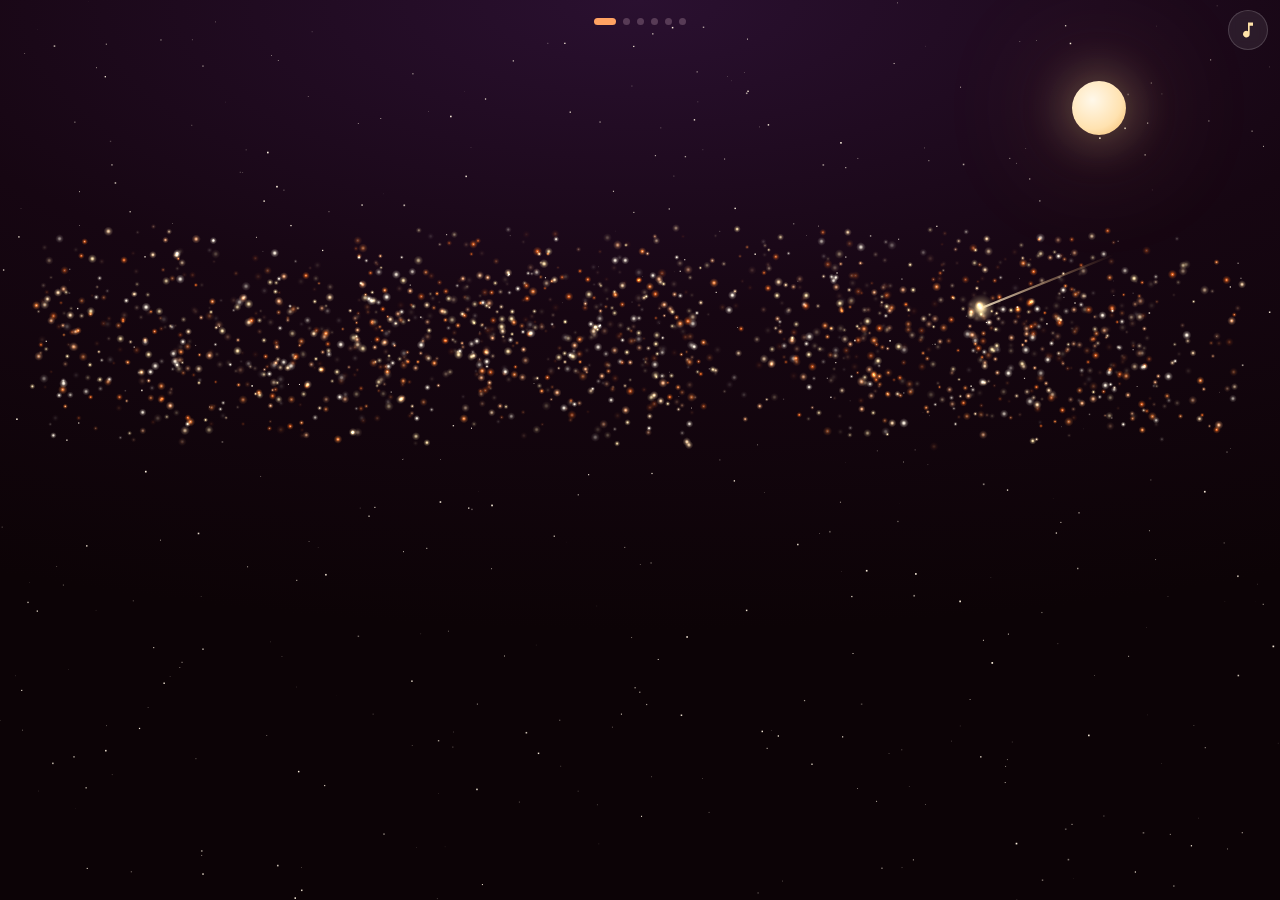
<file: index.html>
<!doctype html>
<html lang="bn">
<head>
<meta charset="utf-8">
<meta name="viewport" content="width=device-width,initial-scale=1,viewport-fit=cover">
<title>Happy Birthday 🧡</title>
<meta name="description" content="🧡 🌹 ✨ 🎁">
<meta name="robots" content="noindex, nofollow">
<meta property="og:type" content="website">
<meta property="og:url" content="https://m-ashraful.github.io/happy-birthday/">
<meta property="og:title" content="Happy Birthday 🧡">
<meta property="og:description" content="🧡 🌹 ✨ 🎁">
<meta property="og:image" content="https://m-ashraful.github.io/happy-birthday/og.jpg?v=2">
<meta property="og:image:width" content="1200">
<meta property="og:image:height" content="630">
<meta name="twitter:card" content="summary_large_image">
<meta name="theme-color" content="#2a0c03">
<link rel="icon" href="data:image/svg+xml,%3Csvg xmlns='http://www.w3.org/2000/svg' viewBox='0 0 24 24'%3E%3Cpath fill='%23f26b21' d='M12 21.35l-1.45-1.32C5.4 15.36 2 12.28 2 8.5 2 5.42 4.42 3 7.5 3c1.74 0 3.41.81 4.5 2.09C13.09 3.81 14.76 3 16.5 3 19.58 3 22 5.42 22 8.5c0 3.78-3.4 6.86-8.55 11.54L12 21.35z'/%3E%3C/svg%3E">
<link rel="preconnect" href="https://fonts.googleapis.com">
<link rel="preconnect" href="https://fonts.gstatic.com" crossorigin>
<link rel="stylesheet" href="https://fonts.googleapis.com/css2?family=Galada&family=Great+Vibes&family=Hind+Siliguri:wght@400;500;600&family=Noto+Serif+Bengali:wght@400;500&display=swap">
<link rel="stylesheet" href="style.css">
</head>
<body>
<canvas id="fx" aria-hidden="true"></canvas>
<div id="top"><div class="dots" id="dots"></div></div>
<button id="mute" type="button" aria-label="শব্দ বন্ধ/চালু" hidden>
  <svg viewBox="0 0 24 24" width="20" height="20"><path fill="currentColor" d="M12 3v10.55A4 4 0 1 0 14 17V7h4V3h-6z"/></svg>
</button>
<main id="stage"></main>
<button id="next" type="button"><svg viewBox="0 0 24 24" width="26" height="26" aria-hidden="true"><path fill="none" stroke="currentColor" stroke-width="2.6" stroke-linecap="round" stroke-linejoin="round" d="M9 5l7 7-7 7"/></svg></button>
<div id="secrets" class="secrets" hidden></div>
<canvas id="trail" aria-hidden="true"></canvas>
<div id="load" class="load"><svg viewBox="0 0 24 24" width="46" height="46"><path fill="#f26b21" d="M12 21.35l-1.45-1.32C5.4 15.36 2 12.28 2 8.5 2 5.42 4.42 3 7.5 3c1.74 0 3.41.81 4.5 2.09C13.09 3.81 14.76 3 16.5 3 19.58 3 22 5.42 22 8.5c0 3.78-3.4 6.86-8.55 11.54L12 21.35z"/></svg></div>
<script src="crypt.js"></script>
<script src="garden.js"></script>
<script src="magic.js"></script>
<script src="app.js"></script>
</body>
</html>
</file>
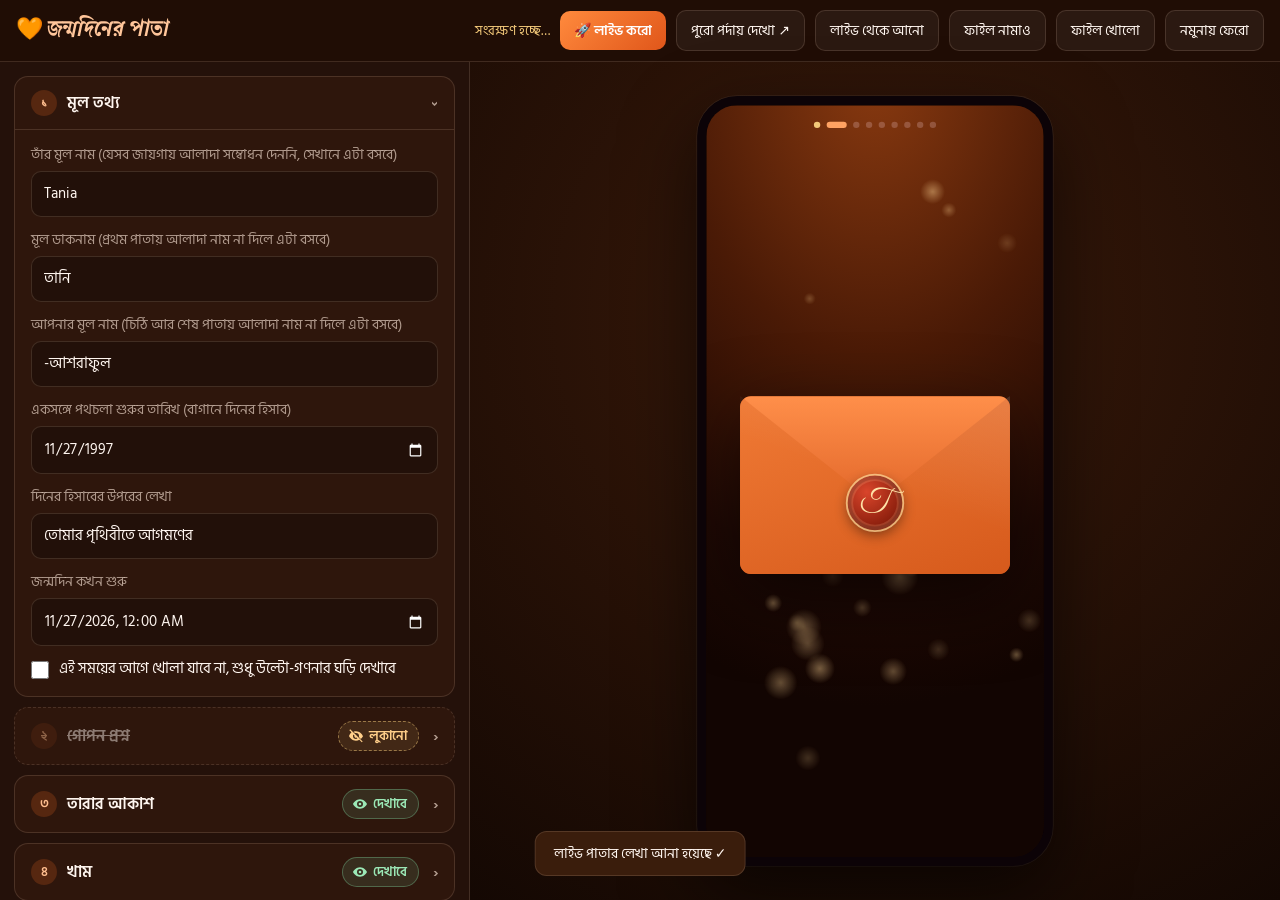
<file: edit.html>
<!doctype html>
<html lang="bn">
<head>
<meta charset="utf-8">
<meta name="viewport" content="width=device-width,initial-scale=1,viewport-fit=cover">
<title>জন্মদিনের পাতা: সম্পাদনা</title>
<meta name="robots" content="noindex">
<link rel="stylesheet" href="https://fonts.googleapis.com/css2?family=Galada&family=Hind+Siliguri:wght@400;500;600&display=swap">
<style>
:root{--bg:#1a0b05;--panel:#24110a;--card:#2e160c;--line:rgba(255,215,190,.14);--text:#fff6f0;--mute:rgba(255,234,220,.62);--rose:#f26b21;--gold:#f2c879;--ok:#7fd6a0}
*{box-sizing:border-box;margin:0;padding:0}
html,body{height:100%}
body{font-family:'Hind Siliguri',system-ui,sans-serif;background:var(--bg);color:var(--text);font-size:15px;display:flex;flex-direction:column;overflow:hidden}
button,input,textarea,select{font:inherit;color:inherit}
.top{display:flex;align-items:center;gap:10px;flex-wrap:wrap;padding:10px 16px;border-bottom:1px solid var(--line);background:#200d05}
.brand{font-family:'Galada',cursive;font-size:22px;color:#ffc59a;margin-right:auto}
.saved{font-size:13px;color:var(--ok)}
.saved.busy{color:var(--gold)}
.b{padding:8px 14px;border-radius:10px;border:1px solid var(--line);background:rgba(255,255,255,.05);cursor:pointer;font-size:14px;white-space:nowrap}
.b:hover{background:rgba(255,255,255,.1)}
.b.pri{background:linear-gradient(135deg,#ff8a3d,#e0561a);border:0;color:#fff;font-weight:600}
.b.sm{padding:5px 10px;font-size:13px;border-radius:8px}
.b.ic{width:32px;height:32px;padding:0;display:grid;place-items:center}
.b.danger:hover{background:rgba(242,107,33,.25)}
.main{flex:1;display:flex;min-height:0}
.panel{width:470px;flex:none;overflow-y:auto;padding:14px 14px 90px;border-right:1px solid var(--line);background:var(--panel)}
.pv{flex:1;display:flex;align-items:center;justify-content:center;min-width:0;position:relative;background:radial-gradient(circle at 50% 30%,#3a1a0a,#140803)}
.phone{width:390px;height:844px;border-radius:44px;border:10px solid #0c0307;box-shadow:0 30px 80px rgba(0,0,0,.6),0 0 0 1px rgba(255,255,255,.08);overflow:hidden;transform-origin:center;flex:none;background:#140602}
.phone iframe{width:100%;height:100%;border:0;display:block}
.pv-note{position:absolute;bottom:10px;left:0;right:0;text-align:center;font-size:13px;color:var(--mute)}
details{background:var(--card);border:1px solid var(--line);border-radius:14px;margin-bottom:10px;overflow:hidden}
summary{list-style:none;cursor:pointer;padding:13px 16px;display:flex;align-items:center;gap:10px;font-weight:600;font-size:16px}
summary::-webkit-details-marker{display:none}
summary .n{width:26px;height:26px;border-radius:50%;display:grid;place-items:center;background:rgba(242,107,33,.2);color:#ffbe8f;font-size:13px;flex:none}
summary .ar{color:var(--mute);transition:.3s}
details[open] summary .ar{transform:rotate(90deg)}
summary .st{flex:1;min-width:0}
summary .ar{margin-left:4px}
.eye{display:inline-flex;align-items:center;gap:5px;padding:4px 11px 4px 9px;border-radius:999px;font-size:12.5px;font-weight:600;cursor:pointer;
  color:#9be8b6;background:rgba(127,214,160,.12);border:1px solid rgba(127,214,160,.35);white-space:nowrap}
.eye.off{color:#ffcf8a;background:rgba(242,200,121,.1);border:1px dashed rgba(242,200,121,.5)}
details.sec-off summary .st,details.sec-off summary .n{opacity:.45;text-decoration:line-through;text-decoration-thickness:1px}
details.sec-off{border-style:dashed}
.item.off{opacity:.55;border-style:dashed}
.item.off .eye-i,.eye-i.off{opacity:1;color:#ffcf8a;border-color:rgba(242,200,121,.5)}
details[open] summary{border-bottom:1px solid var(--line)}
.body{padding:14px 16px 16px;display:flex;flex-direction:column;gap:12px}
.f label{display:block;font-size:13.5px;color:var(--mute);margin-bottom:5px}
.f input[type=text],.f input[type=date],.f input[type=datetime-local],.f input[type=number],.f textarea{width:100%;padding:10px 12px;border-radius:10px;border:1px solid var(--line);background:rgba(0,0,0,.25);outline:none;line-height:1.6}
.f textarea{resize:vertical;min-height:70px}
.f input:focus,.f textarea:focus{border-color:var(--gold)}
input[type=date]::-webkit-calendar-picker-indicator,input[type=datetime-local]::-webkit-calendar-picker-indicator{filter:invert(1)}
.chk{display:flex;gap:10px;align-items:flex-start;cursor:pointer;font-size:14.5px;line-height:1.5}
.chk input{width:18px;height:18px;margin-top:3px;accent-color:var(--rose)}
.note{font-size:13px;color:var(--mute);line-height:1.6;background:rgba(242,200,121,.07);border:1px solid rgba(242,200,121,.18);padding:8px 12px;border-radius:10px}
.list{display:flex;flex-direction:column;gap:10px}
.item{display:flex;gap:10px;padding:10px;border-radius:12px;background:rgba(0,0,0,.2);border:1px solid var(--line)}
.item .grow{flex:1;display:flex;flex-direction:column;gap:8px;min-width:0}
.item textarea,.item input[type=text]{width:100%;padding:8px 10px;border-radius:8px;border:1px solid var(--line);background:rgba(0,0,0,.25);outline:none;line-height:1.55;resize:vertical}
.item textarea{min-height:52px}
.item .ctl{display:flex;flex-direction:column;gap:4px}
.thumb{width:84px;height:105px;flex:none;border-radius:8px;border:1px dashed rgba(255,200,215,.35);background:rgba(255,255,255,.04) center/cover no-repeat;cursor:pointer;display:grid;place-items:center;text-align:center;font-size:12px;color:var(--mute);padding:4px;position:relative}
.thumb.has{border-style:solid;color:transparent}
.thumb:hover::after{content:'বদলাও';position:absolute;inset:0;display:grid;place-items:center;background:rgba(0,0,0,.45);color:#fff;border-radius:8px}
.add{border-style:dashed;text-align:center;padding:10px}
.size{font-size:12.5px;color:var(--mute)}
.mtabs{display:none}
.toast{position:fixed;left:50%;bottom:24px;transform:translateX(-50%) translateY(80px);background:#3a1d0c;border:1px solid var(--line);padding:10px 18px;border-radius:12px;transition:.4s;z-index:50;font-size:14px}
.toast.show{transform:translateX(-50%)}
dialog{border:1px solid var(--line);border-radius:18px;background:#2a1309;color:var(--text);padding:0;max-width:min(94vw,520px)}
dialog::backdrop{background:rgba(0,0,0,.6)}
.dlg{padding:22px 22px 18px;display:flex;flex-direction:column;gap:12px;line-height:1.7}
.dlg h3{font-size:18px}
.dlg ol{padding-left:22px;font-size:14px;color:var(--mute)}
.dlg ol b{color:var(--text)}
.dlg input{padding:11px 12px;border-radius:10px;border:1px solid var(--line);background:rgba(0,0,0,.3);outline:none;font-family:monospace}
.dlg-msg{font-size:13px;color:#ffcf8a;min-height:1em}
.dlg-row{display:flex;gap:10px;justify-content:flex-end}
.b[disabled]{opacity:.6;pointer-events:none}
@media (max-width:900px){
  .panel{width:100%;border-right:0}
  .pv{display:none}
  body.show-pv .panel{display:none}
  body.show-pv .pv{display:flex}
  .mtabs{display:flex;position:fixed;left:12px;right:12px;bottom:12px;z-index:30;background:#2a1309;border:1px solid var(--line);border-radius:14px;padding:4px;box-shadow:0 10px 30px rgba(0,0,0,.5)}
  .mtabs button{flex:1;padding:10px;border:0;border-radius:10px;background:none;font-weight:600}
  .mtabs button.on{background:var(--rose);color:#fff}
  .top .b:not(.pri){padding:7px 10px;font-size:13px}
  .pv-note{bottom:76px}
}
</style>
</head>
<body>
<header class="top">
  <div class="brand">🧡 জন্মদিনের পাতা</div>
  <span class="saved" id="saved">সংরক্ষিত</span>
  <button class="b pri" id="pub" type="button">🚀 লাইভ করো</button>
  <button class="b" id="full" type="button">পুরো পর্দায় দেখো ↗</button>
  <button class="b" id="live" type="button">লাইভ থেকে আনো</button>
  <button class="b" id="exp" type="button">ফাইল নামাও</button>
  <label class="b">ফাইল খোলো<input type="file" id="imp" accept=".json,application/json" hidden></label>
  <button class="b danger" id="reset" type="button">নমুনায় ফেরো</button>
</header>
<div class="main">
  <form class="panel" id="form" onsubmit="return false"></form>
  <div class="pv" id="pv">
    <div class="phone" id="phone"><iframe id="frame" src="index.html?preview=1" title="দেখতে কেমন"></iframe></div>
  </div>
</div>
<nav class="mtabs"><button type="button" class="on" data-t="ed">✏️ সম্পাদনা</button><button type="button" data-t="pv">📱 দেখো</button></nav>
<div class="toast" id="toast"></div>
<dialog id="tokDlg">
  <form method="dialog" class="dlg">
    <h3>এক বারের কাজ: গিটহাবের চাবি</h3>
    <p>এই পাতা থেকে লাইভ করতে গিটহাবের একটা চাবি (টোকেন) লাগবে। চাবিটা শুধু এই ব্রাউজারেই থাকবে, অন্য কোথাও যাবে না।</p>
    <ol>
      <li>নিচের বোতামে চাপ দিন, গিটহাবের পাতা খুলবে (m-ashraful হিসেবে লগইন থাকতে হবে)।</li>
      <li><b>Token name</b>-এ যেকোনো নাম দিন, <b>Expiration</b>-এ পছন্দমতো সময় (যেমন ৯০ দিন)।</li>
      <li><b>Repository access</b> → <b>Only select repositories</b> → <b>happy-birthday</b> বাছুন।</li>
      <li><b>Permissions</b> → <b>Contents</b> → <b>Read and write</b> করুন।</li>
      <li>নিচে <b>Generate token</b> চাপুন। যে লেখাটা আসবে (github_pat_ দিয়ে শুরু), কপি করে এখানে বসান।</li>
    </ol>
    <a class="b" id="tokLink" target="_blank" rel="noopener" href="https://github.com/settings/personal-access-tokens/new?name=happy-birthday-editor&amp;description=%E0%A6%9C%E0%A6%A8%E0%A7%8D%E0%A6%AE%E0%A6%A6%E0%A6%BF%E0%A6%A8%E0%A7%87%E0%A6%B0%20%E0%A6%AA%E0%A6%BE%E0%A6%A4%E0%A6%BE&amp;expires_in=90&amp;contents=write">গিটহাবে চাবি বানাও ↗</a>
    <input id="tokIn" type="password" placeholder="github_pat_…" autocomplete="off">
    <p class="dlg-msg" id="tokMsg"></p>
    <div class="dlg-row"><button class="b" value="cancel">বাতিল</button><button class="b pri" id="tokSave" value="default">রেখে দাও ও লাইভ করো</button></div>
  </form>
</dialog>
<script src="crypt.js"></script>
<script src="edit.js"></script>
</body>
</html>
</file>
<file: style.css>
:root{
  --deep:#140602; --wine:#4a1a06; --plum:#6e2a0c; --rose:#f26b21; --rose2:#ffa262; --blush:#ffd9bf;
  --gold:#f2c879; --gold2:#ffe3a8; --cream:#fff7ef; --ink:#4a2210; --ink2:#9a4a1f; --berry:#c04a12;
  --script:'Great Vibes',Galada,cursive; --bnd:'Galada',cursive; --bn:'Hind Siliguri',system-ui,sans-serif; --serif:'Noto Serif Bengali',serif;
}
*{box-sizing:border-box;margin:0;padding:0}
html,body{height:100%;overflow:hidden}
body{
  font-family:var(--bn);color:var(--cream);-webkit-tap-highlight-color:transparent;
  background:#140602 radial-gradient(130% 85% at 50% -5%,#8a3a10 0%,#4a1a06 45%,#1f0904 80%,#120502 100%) fixed;
}
button{font:inherit;color:inherit}
[hidden]{display:none!important}
#fx{position:fixed;inset:0;width:100%;height:100%;pointer-events:none;z-index:1}
#stage{position:fixed;inset:0;z-index:2}

/* ---------- scene shell ---------- */
.scene{position:absolute;inset:0;display:flex;flex-direction:column;overflow-x:hidden;overflow-y:auto;
  padding:64px 20px calc(110px + env(safe-area-inset-bottom));opacity:0;visibility:hidden;
  transition:opacity .9s ease,visibility 0s .9s;text-align:center;scrollbar-width:none}
.scene::-webkit-scrollbar{display:none}
.scene.on{opacity:1;visibility:visible;transition:opacity .9s ease}
.wrap{margin:auto;width:100%;display:flex;flex-direction:column;align-items:center;position:relative;z-index:1}

/* ---------- chrome ---------- */
#top{position:fixed;top:0;left:0;right:0;z-index:5;display:flex;justify-content:center;padding:18px 60px;pointer-events:none;transition:opacity .6s}
#top.hide{opacity:0}
.dots{display:flex;gap:7px;align-items:center}
.dots i{width:7px;height:7px;border-radius:50%;background:rgba(255,220,230,.22);transition:.5s}
.dots i.done{background:var(--gold)}
.dots i.cur{width:22px;border-radius:5px;background:var(--rose2)}
#mute{position:fixed;top:10px;right:12px;z-index:6;width:40px;height:40px;border-radius:50%;display:grid;place-items:center;
  background:rgba(255,255,255,.08);border:1px solid rgba(255,255,255,.16);color:var(--gold2);cursor:pointer;backdrop-filter:blur(6px)}
#mute.off{color:rgba(255,255,255,.4)}
#mute.off svg{opacity:.5}
#next{position:fixed;left:50%;bottom:calc(26px + env(safe-area-inset-bottom));z-index:6;width:60px;height:60px;margin-left:-30px;border-radius:50%;
  border:1px solid rgba(255,220,190,.4);cursor:pointer;color:#fff;display:grid;place-items:center;
  background:radial-gradient(circle at 35% 30%,#ff9a52,#d9531e 75%);box-shadow:0 10px 30px -6px rgba(242,107,33,.8);
  transform:translateY(24px);opacity:0;pointer-events:none;transition:opacity .7s,transform .7s cubic-bezier(.2,.8,.2,1)}
#next svg{margin-left:3px}
#next::before{content:'';position:absolute;inset:-1px;border-radius:50%;border:2px solid rgba(255,170,100,.7);animation:ring 2s ease-out infinite}
#next.show{transform:none;opacity:1;pointer-events:auto}
#next:active{transform:scale(.94)}
.load{position:fixed;inset:0;z-index:20;display:grid;place-items:center;background:var(--deep);transition:opacity .8s}
.load svg{animation:beat 1.2s ease-in-out infinite}
.load.gone{opacity:0;pointer-events:none}

.btn{font-family:var(--bn);font-size:17px;font-weight:600;padding:13px 28px;border-radius:999px;border:0;cursor:pointer;color:#fff;
  background:linear-gradient(135deg,#ff8a3d,#e0561a);box-shadow:0 12px 30px -10px rgba(242,107,33,.8),inset 0 1px 0 rgba(255,255,255,.3)}
.btn:active{transform:scale(.97)}
#next.btn:active{transform:translate(-50%,0) scale(.97)}
.btn.ghost{background:rgba(255,255,255,.08);border:1px solid rgba(255,255,255,.22);box-shadow:none}
.kicker{font-size:14px;color:var(--gold);margin-bottom:4px}
h2{font-family:var(--bnd);font-weight:400;font-size:clamp(28px,7.6vw,42px);color:var(--blush);line-height:1.35;text-shadow:0 2px 24px rgba(242,107,33,.45)}
.sub{font-family:var(--serif);font-size:16.5px;line-height:1.85;color:rgba(255,236,240,.86);max-width:360px;margin-top:10px}
.script{font-family:var(--script);font-weight:400}
.tap{margin-top:26px;font-size:15px;color:var(--gold2);animation:breathe 2.2s ease-in-out infinite}
.heart{display:block}

/* ---------- gate ---------- */
.glass{width:min(100%,380px);padding:34px 26px 26px;border-radius:28px;
  background:linear-gradient(160deg,rgba(255,255,255,.11),rgba(255,255,255,.03));border:1px solid rgba(255,214,226,.2);
  box-shadow:0 30px 80px -30px rgba(0,0,0,.85)}
.g-heart{width:66px;height:66px;margin:0 auto 12px;filter:drop-shadow(0 0 18px rgba(255,150,80,.65));animation:beat 1.6s ease-in-out infinite}
.g-name{font-family:var(--bnd);font-weight:400;font-size:46px;color:var(--blush);line-height:1.25}
.g-q{margin:12px 0 18px;font-size:17px;line-height:1.65;color:rgba(255,247,239,.92)}
.g-form{display:flex;flex-direction:column;gap:12px}
.g-in{font:inherit;font-size:17px;padding:14px 18px;border-radius:16px;border:1px solid rgba(255,255,255,.22);background:rgba(0,0,0,.28);color:#fff;text-align:center;outline:none;transition:border-color .3s}
.g-in::placeholder{color:rgba(255,255,255,.4)}
.g-in:focus{border-color:var(--gold)}
.g-go{display:grid;place-items:center;padding:12px}
.g-msg{min-height:26px;margin-top:12px;color:var(--gold2);font-size:15px;line-height:1.5}
.shake{animation:shake .5s}
.glass.opening .g-heart{animation-duration:.6s}
.glass.opening .g-go{opacity:.6}
.glass.ok .g-heart{animation:pop .9s cubic-bezier(.3,1.5,.5,1) forwards}

/* ---------- countdown ---------- */
.cd{display:flex;gap:10px;margin:24px 0 8px}
.cd div{width:74px;padding:14px 0 10px;border-radius:18px;background:rgba(255,255,255,.07);border:1px solid rgba(255,255,255,.13)}
.cd b{display:block;font-size:32px;font-weight:600;color:var(--gold2);line-height:1.2}
.cd small{font-size:13px;color:rgba(255,255,255,.7)}

/* ---------- envelope ---------- */
.env{--w:min(80vw,340px);position:relative;width:var(--w);height:calc(var(--w)*.66);margin-top:calc(var(--w)*.4);
  perspective:1400px;cursor:pointer;border:0;background:none;padding:0;animation:float 4s ease-in-out infinite;
  filter:drop-shadow(0 26px 40px rgba(0,0,0,.55))}
.env-back{position:absolute;inset:0;border-radius:12px;background:linear-gradient(#a8400f,#c4521a)}
.env-card{position:absolute;left:5%;right:5%;top:5%;bottom:5%;z-index:2;border-radius:10px;color:var(--ink);
  background:linear-gradient(#fffaf4,#fbe8de);display:flex;flex-direction:column;align-items:center;justify-content:center;
  transition:transform 1.4s cubic-bezier(.2,.8,.2,1);box-shadow:0 4px 18px rgba(0,0,0,.25)}
.env-card .script{font-size:calc(var(--w)*.135);color:#d2531a;line-height:1.05}
.env-card .nm{font-family:var(--script);font-size:calc(var(--w)*.13);color:var(--ink2);line-height:1.1}
.env-card .tiny{display:flex;gap:6px;margin-top:4px}
.env-front{position:absolute;inset:0;z-index:3;border-radius:12px;background:linear-gradient(160deg,#f07a35,#d65a1c);
  clip-path:polygon(0 0,50% 54%,100% 0,100% 100%,0 100%)}
.env-front::after{content:'';position:absolute;inset:0;background:linear-gradient(200deg,rgba(255,255,255,.12),transparent 50%)}
.env-flap{position:absolute;left:0;right:0;top:0;height:60%;z-index:4;transform-origin:50% 0;transition:transform 1s ease,z-index 0s .5s}
.env-flap::before{content:'';position:absolute;inset:0;border-radius:12px 12px 0 0;background:linear-gradient(#ff8f4a,#e2672a);clip-path:polygon(0 0,100% 0,50% 100%)}
.seal{position:absolute;left:50%;top:60%;z-index:5;width:60px;height:60px;margin:-30px 0 0 -30px;border-radius:50%;
  background:radial-gradient(circle at 35% 30%,#d9452b,#8a1e0c 70%);color:var(--gold2);font-family:var(--script);font-size:34px;
  display:grid;place-items:center;box-shadow:0 5px 14px rgba(0,0,0,.45),inset 0 0 0 4px rgba(0,0,0,.14),inset 0 0 0 6px rgba(255,200,150,.18);transition:.6s}
.seal::after{content:'';position:absolute;inset:-2px;border-radius:50%;border:2px solid rgba(255,214,150,.75);animation:ring 2.2s ease-out infinite}
.env.open .seal::after{display:none}
.env.open{animation:none}
.env.open .seal{opacity:0;transform:scale(1.7)}
.env.open .env-flap{transform:rotateX(180deg);z-index:1}
.env.open .env-card{transform:translateY(-64%);transition-delay:.8s}
.env-line{max-width:340px;margin-top:30px;font-family:var(--serif);font-size:18px;line-height:1.85;color:var(--blush);opacity:0;transform:translateY(12px);transition:1.1s}
.env-line.show{opacity:1;transform:none}

/* ---------- garden ---------- */
.s-garden{justify-content:flex-start}
.s-garden .wrap{margin:0 auto;position:relative;z-index:2;padding-top:6px}
.garden-cv{position:fixed;left:0;right:0;bottom:0;width:100%;height:64vh;z-index:-1;touch-action:pan-y;cursor:pointer}
.garden-glow{position:fixed;left:0;right:0;bottom:0;height:78vh;z-index:-1;pointer-events:none;
  background:radial-gradient(75% 60% at 50% 100%,rgba(255,138,50,.32),rgba(255,110,30,.1) 45%,transparent 72%)}
.garden-rays{position:fixed;inset:0;z-index:-1;pointer-events:none;
  background:repeating-conic-gradient(from 180deg at 50% -20%,rgba(255,205,140,.07) 0deg 3deg,transparent 3deg 9deg);
  -webkit-mask:linear-gradient(#000,transparent 70%);mask:linear-gradient(#000,transparent 70%);animation:rays 9s ease-in-out infinite alternate}
@keyframes rays{from{opacity:.35}to{opacity:1}}
.counter{margin-top:22px;padding:14px 26px;border-radius:22px;background:rgba(20,6,2,.5);border:1px solid rgba(242,200,121,.28)}
.counter small{display:block;font-size:14px;color:rgba(255,236,240,.8)}
.counter b{font-size:40px;font-weight:600;color:var(--gold2);line-height:1.2;text-shadow:0 0 24px rgba(242,200,121,.5)}
.counter span{font-size:18px;color:var(--gold2);margin-left:6px}


/* ---------- letter ---------- */
.paper{position:relative;width:min(100%,440px);text-align:left;color:var(--ink);border-radius:6px;padding:30px 26px 28px;cursor:pointer;
  background:repeating-linear-gradient(transparent 0 33px,rgba(200,100,40,.16) 33px 34px) 0 30px/100% 100% no-repeat,linear-gradient(#fffaf2,#fbeee2);
  line-height:34px;box-shadow:0 30px 60px -20px rgba(0,0,0,.75);animation:rise 1s cubic-bezier(.2,.8,.2,1) both}
.paper::after{content:'';position:absolute;top:14px;right:16px;width:38px;height:38px;border-radius:50%;opacity:.85;
  background:radial-gradient(circle at 35% 30%,#e0452b,#8a1e0c 70%)}
.l-greet{font-family:var(--bnd);font-size:25px;color:var(--berry)}
.l-body{font-family:var(--serif);font-size:17px;white-space:pre-wrap;min-height:5em}
.caret{display:inline-block;width:2px;height:20px;background:var(--berry);vertical-align:-4px;margin-left:1px;animation:blink 1s steps(1) infinite}
.l-close{text-align:right;margin-top:10px;font-family:var(--serif);font-size:16px;opacity:0;transition:1s}
.l-sign{text-align:right;font-family:var(--bnd);font-size:28px;color:var(--berry);opacity:0;transition:1s .4s}
.paper.done .l-close,.paper.done .l-sign{opacity:1}
.paper.done .caret{display:none}


/* ---------- cake ---------- */
.cake-wrap{position:relative;width:260px;margin:110px auto 0;cursor:pointer}
.cake-wrap::before{content:'';position:absolute;left:50%;top:-90px;width:320px;height:260px;margin-left:-160px;border-radius:50%;
  background:radial-gradient(closest-side,rgba(255,200,110,.35),transparent);transition:opacity 1.2s;pointer-events:none}
.cake-wrap.dark::before{opacity:0}
.tier{position:relative;margin:0 auto}
.t2{width:176px;height:72px;border-radius:14px 14px 6px 6px;background:linear-gradient(#ffe2c8,#ffc08f)}
.t1{width:240px;height:92px;border-radius:16px 16px 8px 8px;background:linear-gradient(#ff9a52,#e0661f)}
.tier::before{content:'';position:absolute;left:0;right:0;top:0;height:12px;border-radius:14px 14px 0 0;background:#fff4ee}
.tier::after{content:'';position:absolute;left:0;right:0;top:12px;height:14px;background:radial-gradient(circle at 50% 0,#fff4ee 7px,transparent 7.5px) 0 0/18px 14px repeat-x}
.t1 .pearls{position:absolute;left:10px;right:10px;bottom:12px;height:10px;background:radial-gradient(circle,#ffe3a8 3.2px,transparent 3.8px) 0 0/16px 10px repeat-x}
.t2 .pearls{position:absolute;left:10px;right:10px;bottom:10px;height:8px;background:radial-gradient(circle,#fff 2.6px,transparent 3px) 0 0/14px 8px repeat-x;opacity:.9}
.plate{width:280px;height:16px;margin:-3px auto 0;border-radius:50%;background:linear-gradient(#f7ebe1,#c7b0a0);box-shadow:0 12px 24px -6px rgba(0,0,0,.5)}
.candles{position:absolute;left:0;right:0;bottom:100%;display:flex;justify-content:center;gap:4px;margin-bottom:-4px}
.candle{position:relative;width:30px;height:92px;border:0;background:none;padding:0;cursor:pointer;display:flex;flex-direction:column;align-items:center;justify-content:flex-end}
.candle .body{width:11px;height:48px;border-radius:3px;background:repeating-linear-gradient(135deg,#fff 0 6px,#ffb27a 6px 12px);box-shadow:inset -2px 0 0 rgba(0,0,0,.06)}
.candle .wick{width:2px;height:7px;background:#3a2a20}
.flame{position:absolute;left:50%;bottom:56px;width:15px;height:26px;margin-left:-7.5px;transform-origin:50% 90%;
  border-radius:50% 50% 50% 50%/62% 62% 38% 38%;background:radial-gradient(circle at 50% 72%,#fff 0 16%,#ffd76e 38%,#ff8a3d 70%,rgba(255,120,40,0) 74%);
  box-shadow:0 0 18px 7px rgba(255,190,90,.5);animation:flick .14s ease-in-out infinite alternate}
.candle.out .flame{animation:none;opacity:0;transform:scale(.2) translateY(6px);transition:.35s}
.candle.out::after{content:'';position:absolute;left:50%;bottom:62px;width:10px;height:10px;margin-left:-5px;border-radius:50%;background:rgba(220,220,220,.55);filter:blur(3px);animation:smoke 1.8s ease-out forwards}
.cake-actions{display:flex;flex-direction:column;align-items:center;gap:10px;margin-top:30px}
.cake-actions .or{font-size:14px;color:rgba(255,236,240,.7)}
.wish{margin-top:24px;animation:rise 1.2s cubic-bezier(.2,.8,.2,1) both}
.wish .script{font-size:clamp(44px,13vw,64px);color:var(--gold2);text-shadow:0 0 30px rgba(242,200,121,.55);line-height:1.1}

/* ---------- gift ---------- */
.giftbox{position:relative;width:190px;height:180px;margin:34px auto 0;border:0;background:none;padding:0;cursor:pointer;animation:wiggle 2.6s ease-in-out infinite}
.giftbox .box{position:absolute;left:12px;right:12px;bottom:0;height:124px;border-radius:6px;background:linear-gradient(#f26b21,#b8430a);box-shadow:0 24px 40px -14px rgba(0,0,0,.7)}
.giftbox .box::before,.giftbox .lid::before{content:'';position:absolute;top:0;bottom:0;left:50%;width:26px;margin-left:-13px;background:linear-gradient(90deg,#a3152c,#d93049,#a3152c)}
.giftbox .lid{position:absolute;left:0;right:0;top:28px;height:38px;z-index:2;border-radius:6px;background:linear-gradient(#ff8a3d,#d65a1c);box-shadow:0 6px 10px -4px rgba(0,0,0,.4);transition:transform 1s cubic-bezier(.3,1.4,.5,1)}
.bow{position:absolute;left:50%;top:-30px;width:0;height:0}
.bow::before,.bow::after{content:'';position:absolute;top:0;width:40px;height:30px;border:7px solid #c81d3a;border-radius:50%}
.bow::before{right:-2px;transform:rotate(-22deg)}
.bow::after{left:-2px;transform:rotate(22deg)}
.giftbox .glow{position:absolute;left:50%;top:70px;width:340px;height:340px;margin:-170px 0 0 -170px;border-radius:50%;opacity:0;transform:scale(.2);pointer-events:none;
  background:conic-gradient(from 0deg,rgba(255,226,160,.0) 0 8deg,rgba(255,226,160,.35) 10deg 14deg,rgba(255,226,160,0) 16deg 30deg) ;
  -webkit-mask:radial-gradient(closest-side,#000 30%,transparent);mask:radial-gradient(closest-side,#000 30%,transparent);transition:1.2s}
.giftbox.opened{animation:none}
.giftbox.opened .lid{transform:translate(80px,-170px) rotate(38deg);opacity:.0;transition:transform 1s cubic-bezier(.3,1.4,.5,1),opacity .6s .6s}
.giftbox.opened .glow{opacity:1;transform:scale(1) rotate(30deg);animation:spin 18s linear infinite}
.gift-card{width:min(100%,400px);margin-top:22px;animation:rise 1s cubic-bezier(.2,.8,.2,1) both}
.scratch{position:relative;border-radius:18px;overflow:hidden;background:linear-gradient(#fffaf2,#fbeadf);box-shadow:0 20px 44px -16px rgba(0,0,0,.75);min-height:170px;display:grid;place-items:center}
.gift-msg{font-family:var(--serif);font-size:17px;line-height:1.9;color:var(--ink);white-space:pre-line;padding:24px 20px}
.foil{position:absolute;inset:0;width:100%;height:100%;touch-action:none;cursor:crosshair}
.coin{position:absolute;left:18%;top:50%;width:38px;height:38px;margin-top:-19px;border-radius:50%;pointer-events:none;
  background:radial-gradient(circle at 35% 30%,#fff3c4,#e9b24a 55%,#a8681e);box-shadow:0 4px 10px rgba(0,0,0,.35),inset 0 0 0 3px rgba(255,255,255,.35);animation:coin 2.4s ease-in-out infinite}
@keyframes coin{0%,100%{transform:translate(0,0) rotate(-20deg)}50%{transform:translate(150px,10px) rotate(20deg)}}
.coupons{display:flex;flex-direction:column;gap:10px;margin-top:18px;animation:rise .9s cubic-bezier(.2,.8,.2,1) both}
.coupon{position:relative;display:flex;align-items:center;gap:12px;padding:14px 16px;border-radius:14px;text-align:left;cursor:pointer;overflow:hidden;
  background:linear-gradient(#fffaf3,#fbeadf);color:var(--ink);font-size:15.5px;font-weight:500;line-height:1.5;border:2px dashed rgba(226,100,30,.5)}
.coupon::before,.coupon::after{content:'';position:absolute;top:50%;width:18px;height:18px;margin-top:-9px;border-radius:50%;background:#2a0f05}
.coupon::before{left:-11px}.coupon::after{right:-11px}
.coupon .heart{flex:none}
.stamp{position:absolute;right:14px;top:50%;margin-top:-17px;padding:4px 10px;border:3px solid #c81d3a;border-radius:8px;color:#c81d3a;font-size:16px;font-weight:700;
  opacity:0;transform:scale(2.4) rotate(-14deg);transition:.35s cubic-bezier(.3,1.6,.5,1);background:rgba(255,250,243,.8)}
.coupon.used .stamp{opacity:.9;transform:scale(1) rotate(-14deg)}
.coupon.used span{opacity:.6}
.final-sign{margin-top:22px;font-family:var(--bnd);font-size:30px;color:var(--blush)}
.again{margin-top:18px;width:46px;height:46px;border-radius:50%;display:inline-grid;place-items:center;cursor:pointer;color:var(--gold2);background:rgba(255,255,255,.07);border:1px solid rgba(255,255,255,.18)}
.giftbox::after{content:'';position:absolute;left:50%;top:60%;width:200px;height:200px;margin:-100px 0 0 -100px;border-radius:50%;border:2px solid rgba(255,214,150,.5);animation:ring 2.6s ease-out infinite;pointer-events:none}
.giftbox.opened::after{display:none}

.hid-badge{position:fixed;top:44px;left:50%;transform:translateX(-50%);z-index:7;white-space:nowrap;font-size:13px;color:var(--gold2);
  background:rgba(20,3,10,.75);border:1px dashed var(--gold);padding:6px 14px;border-radius:999px;backdrop-filter:blur(4px)}

/* ---------- garden counter (ticking) ---------- */
.hms{margin-top:2px;font-size:13.5px;color:rgba(255,236,220,.8)}
.hms i{font-style:normal;font-weight:600;color:var(--gold2);display:inline-block;min-width:1.3em}

/* ---------- stars: name in the sky ---------- */
.s-stars{background:radial-gradient(120% 70% at 50% 0%,#2a1030 0%,#160612 50%,#0c0306 100%)}
.sky-cv{position:fixed;inset:0;width:100%;height:100%;z-index:-1;touch-action:none}
.moon{position:fixed;top:9%;right:12%;width:54px;height:54px;border-radius:50%;z-index:-1;pointer-events:none;
  background:radial-gradient(circle at 38% 35%,#fff8ea,#ffe2b0 60%,#f2b866);box-shadow:0 0 40px 10px rgba(255,214,150,.25),0 0 120px 30px rgba(255,170,90,.12)}
.sky-line{position:fixed;left:20px;right:20px;top:60%;text-align:center;font-family:var(--bnd);font-size:clamp(20px,5.4vw,28px);line-height:1.7;color:var(--blush);
  text-shadow:0 2px 20px rgba(242,107,33,.5);opacity:0;transform:translateY(14px);transition:1.4s;pointer-events:none}
.sky-line.show{opacity:1;transform:none}

/* ---------- memories: string of lights ---------- */
.lights{width:100vw;margin:18px -20px 0;overflow-x:auto;overflow-y:visible;scroll-snap-type:x mandatory;scrollbar-width:none;-webkit-overflow-scrolling:touch;cursor:grab}
.lights::-webkit-scrollbar{display:none}
.track{position:relative;display:flex;align-items:flex-start;gap:30px;padding:0 calc(50vw - 115px) 40px;width:max-content;min-height:420px}
.string{position:absolute;left:0;top:0;pointer-events:none;overflow:visible}
.bulb .halo{fill:rgba(255,190,90,.35);filter:blur(3px);animation:twinkle 2.4s ease-in-out infinite;animation-delay:var(--bd)}
.bulb .core{fill:#ffe0a0;animation:twinkle 2.4s ease-in-out infinite;animation-delay:var(--bd)}
.bulb:nth-child(3n) .core{fill:#ffb070}.bulb:nth-child(4n) .core{fill:#fff4d6}
@keyframes twinkle{0%,100%{opacity:1}50%{opacity:.35}}
.hang{position:relative;flex:none;width:230px;margin:0;padding-top:calc(54px + var(--drop));scroll-snap-align:center;cursor:pointer;
  transform-origin:50% 0;animation:swing 4.5s ease-in-out infinite alternate;animation-delay:var(--d)}
.hang::before{content:'';position:absolute;left:50%;top:18px;width:1.5px;height:calc(var(--drop) + 40px);background:#5a4030}
.peg{position:absolute;left:50%;top:calc(46px + var(--drop));width:12px;height:26px;margin-left:-6px;z-index:2;border-radius:3px;background:linear-gradient(90deg,#b07a46,#e0aa70,#a06a3a);box-shadow:0 2px 4px rgba(0,0,0,.4)}
.hang .pol{display:block;background:#fffaf3;padding:10px 10px 14px;border-radius:3px;color:var(--ink);box-shadow:0 24px 40px -14px rgba(0,0,0,.75)}
.hang img,.ph-empty{width:100%;aspect-ratio:4/5;object-fit:cover;display:block;border-radius:1px;pointer-events:none;user-select:none}
.ph-empty{display:flex;flex-direction:column;gap:8px;align-items:center;justify-content:center;background:linear-gradient(140deg,#ffd2b0,#ffe6d0 60%,#ffd9bf);color:#c2531d;font-size:14px}
.ph-empty svg{opacity:.55}
.cap{display:block;font-family:var(--bnd);font-size:18px;line-height:1.45;margin-top:10px;text-align:center}
.cap b{display:block;font-family:var(--bn);font-size:12.5px;font-weight:600;color:#c2531d;margin-bottom:2px}
@keyframes swing{from{transform:rotate(calc(var(--r) - 2.2deg))}to{transform:rotate(calc(var(--r) + 2.2deg))}}
.lightbox{position:fixed;inset:0;z-index:30;display:grid;place-items:center;padding:20px;background:rgba(10,3,1,.86);backdrop-filter:blur(6px);opacity:0;transition:.4s}
.lightbox.show{opacity:1}
.lightbox figure{width:min(92vw,520px);background:#fffaf3;padding:12px 12px 18px;border-radius:4px;color:var(--ink);text-align:center;transform:scale(.85) rotate(-2deg);transition:.5s cubic-bezier(.3,1.4,.5,1)}
.lightbox.show figure{transform:none}
.lb-img{display:block}
.lb-img img{width:100%;max-height:68vh;object-fit:contain;display:block}
.lb-img .ph-empty{max-height:60vh}
.lightbox figcaption{font-family:var(--bnd);font-size:21px;line-height:1.5;margin-top:12px}
.lightbox figcaption b{display:block;font-family:var(--bn);font-size:13px;color:#c2531d}

/* ---------- reasons: jar of love ---------- */
.jar{position:relative;width:210px;height:270px;margin:30px auto 0;border:0;background:none;padding:0;cursor:pointer;animation:float 4s ease-in-out infinite}
.jar.shake{animation:jarShake .45s}
@keyframes jarShake{25%{transform:rotate(-5deg)}50%{transform:rotate(4deg)}75%{transform:rotate(-2deg)}}
.jar-lid{position:absolute;left:34px;right:34px;top:0;height:38px;z-index:3;border-radius:10px 10px 6px 6px;background:linear-gradient(#d49456,#8a5524);box-shadow:inset 0 3px 0 rgba(255,255,255,.22),0 4px 8px rgba(0,0,0,.3)}
.jar-lid::after{content:'';position:absolute;left:-8px;right:-8px;bottom:-8px;height:12px;border-radius:5px;background:linear-gradient(#ff8a3d,#d9531e)}
.jar-lid::before{content:'';position:absolute;right:-22px;bottom:-14px;width:34px;height:26px;border:5px solid #f26b21;border-radius:50% 50% 50% 0;transform:rotate(-20deg)}
.jar-body{position:absolute;left:0;right:0;bottom:0;top:36px;overflow:hidden;border-radius:44px 44px 52px 52px/34px 34px 60px 60px;
  background:linear-gradient(90deg,rgba(255,255,255,.16),rgba(255,255,255,.04) 30%,rgba(255,255,255,.02) 70%,rgba(255,255,255,.13));
  border:2px solid rgba(255,230,210,.38);box-shadow:inset 0 -14px 34px rgba(255,150,60,.18),0 24px 44px -16px rgba(0,0,0,.8)}
.jar-body::before{content:'';position:absolute;inset:0;background:radial-gradient(60% 40% at 50% 88%,rgba(255,170,80,.35),transparent);transition:1s}
.jar-body::after{content:'';position:absolute;left:12%;top:9%;width:11%;height:70%;border-radius:20px;background:linear-gradient(rgba(255,255,255,.38),rgba(255,255,255,0))}
.jar.empty .jar-body::before{background:radial-gradient(70% 60% at 50% 60%,rgba(255,200,110,.7),transparent)}
.ph{position:absolute;transform:rotate(var(--rot));filter:drop-shadow(0 2px 2px rgba(0,0,0,.35))}
.ph-fly{position:fixed;z-index:25;pointer-events:none}
.ph-fly svg{width:100%;height:100%}
.jar-dots{display:flex;gap:6px;justify-content:center;margin-top:16px;color:rgba(255,220,190,.22)}
.jar-dots i.on{color:#ff8a3d;animation:pop2 .5s}
@keyframes pop2{50%{transform:scale(1.6)}}
.note-pop{position:fixed;inset:0;z-index:24;display:grid;place-items:center;padding:20px;background:rgba(12,4,2,.55);opacity:0;transition:.35s}
.note-pop.show{opacity:1}
.note{width:min(84vw,330px);padding:26px 24px 24px;border-radius:16px;color:var(--ink);text-align:center;
  background:repeating-linear-gradient(transparent 0 29px,rgba(200,100,40,.12) 29px 30px),linear-gradient(#fffaf2,#fbeadf);
  box-shadow:0 30px 60px -16px rgba(0,0,0,.8);transform:perspective(700px) rotateX(70deg) scale(.6);transition:.55s cubic-bezier(.3,1.4,.5,1)}
.note-pop.show .note{transform:none}
.note small{display:block;margin-top:6px;font-size:13px;font-weight:600;color:#c2531d}
.note p{font-family:var(--bnd);font-size:22px;line-height:1.6;margin-top:6px}

/* ---------- cake: smoke heart ---------- */
.smoke-heart{position:absolute;left:50%;top:-130px;width:70px;height:70px;margin-left:-35px;fill:none;stroke:rgba(235,225,215,.8);stroke-width:1.2;opacity:0;pointer-events:none;filter:blur(.6px)}
.cake-wrap.heart-up .smoke-heart{animation:smokeHeart 3.2s ease-out forwards}
@keyframes smokeHeart{0%{opacity:0;transform:translateY(30px) scale(.4)}25%{opacity:.9}100%{opacity:0;transform:translateY(-70px) scale(1.5)}}

/* ---------- finale ---------- */
.fw-cv{position:fixed;inset:0;width:100%;height:100%;z-index:-1;touch-action:none}
.s-finale .wrap{justify-content:flex-end;min-height:100%}
.fin{margin-top:auto;margin-bottom:10px;padding:22px 22px 18px;width:min(100%,400px);border-radius:24px;background:rgba(20,6,2,.62);border:1px solid rgba(255,200,150,.18);
  opacity:0;transform:translateY(30px);transition:1.2s cubic-bezier(.2,.8,.2,1)}
.fin.show{opacity:1;transform:none}
.fin-line{font-family:var(--serif);font-size:17px;line-height:1.85;color:var(--cream)}
.fin-secret{margin-top:12px;font-size:14.5px;line-height:1.7;color:var(--gold2)}
.fin-secret:empty{display:none}
.s-finale .final-sign{margin-top:12px}

/* ---------- hidden hearts ---------- */
.secret{position:fixed;z-index:9;width:34px;height:34px;padding:8px;border:0;border-radius:50%;background:none;cursor:pointer;color:#ffb27a;opacity:.38;animation:secretBeat 3.2s ease-in-out infinite}
.secret:hover{opacity:.8}
@keyframes secretBeat{0%,100%{transform:scale(.85)}10%{transform:scale(1.05)}20%{transform:scale(.9)}30%{transform:scale(1)}}
.secret.s-stars{top:15%;left:9%}
.secret.s-garden{bottom:12%;left:5%;color:#ffc48a;opacity:.55}
.secret.s-memories{bottom:15%;right:7%}
.secret.s-letter{position:absolute;bottom:8px;left:10px;color:#e07a3f;opacity:.45}
.secret.s-cake{position:absolute;right:-6px;bottom:-12px;color:#fff;opacity:.45}
.secret.s-gift{top:18%;right:8%}
.secret-bubble{position:fixed;z-index:40;padding:16px 18px 16px;border-radius:18px;text-align:center;cursor:pointer;
  background:linear-gradient(160deg,rgba(60,22,8,.94),rgba(30,10,4,.94));border:1px solid rgba(255,180,120,.35);box-shadow:0 20px 50px -14px rgba(0,0,0,.8),0 0 30px rgba(255,140,60,.25);
  animation:bubbleIn .5s cubic-bezier(.3,1.5,.5,1)}
.secret-bubble.up{transform:translateY(-100%)}
.secret-bubble p{margin-top:6px;font-family:var(--bnd);font-size:19px;line-height:1.6;color:var(--blush)}
.secret-bubble.bye{opacity:0;transition:.45s}
@keyframes bubbleIn{from{opacity:0;scale:.6}to{opacity:1;scale:1}}
.secrets{position:fixed;top:14px;left:14px;z-index:7;display:flex;gap:4px;color:rgba(255,200,160,.28)}
.secrets i{display:block;transition:.4s}
.secrets i.on{color:#ff8a3d;filter:drop-shadow(0 0 6px rgba(255,140,60,.8))}
.secrets i.pulse{animation:pop2 .6s}
#trail{position:fixed;inset:0;width:100%;height:100%;z-index:50;pointer-events:none}

/* ---------- keyframes ---------- */
@keyframes beat{0%,100%{transform:scale(1)}15%{transform:scale(1.14)}30%{transform:scale(1)}45%{transform:scale(1.08)}}
@keyframes pop{40%{transform:scale(1.5)}100%{transform:scale(0);opacity:0}}
@keyframes shake{20%,60%{transform:translateX(-8px)}40%,80%{transform:translateX(8px)}}
@keyframes float{0%,100%{transform:translateY(0)}50%{transform:translateY(-10px)}}
@keyframes breathe{0%,100%{opacity:.45}50%{opacity:1}}
@keyframes blink{50%{opacity:0}}
@keyframes flick{from{transform:scaleY(1) rotate(-2deg)}to{transform:scaleY(1.08) rotate(2deg)}}
@keyframes draw{to{stroke-dashoffset:0}}
@keyframes grow{to{transform:scale(1)}}
@keyframes bloom{to{transform:scale(1)}}
@keyframes sway{from{transform:rotate(-1.6deg)}to{transform:rotate(1.6deg)}}
@keyframes wiggle{0%,80%,100%{transform:rotate(0)}84%{transform:rotate(-5deg)}88%{transform:rotate(5deg)}92%{transform:rotate(-3deg)}96%{transform:rotate(2deg)}}
@keyframes rise{from{opacity:0;transform:translateY(30px)}to{opacity:1;transform:none}}
@keyframes smoke{to{transform:translateY(-60px) scale(3);opacity:0}}
@keyframes ring{from{transform:scale(.9);opacity:.9}to{transform:scale(1.6);opacity:0}}
@keyframes spin{to{transform:scale(1) rotate(390deg)}}
@media (prefers-reduced-motion:reduce){
  .env,.giftbox,.flower,.g-heart{animation:none}
}
</file>
